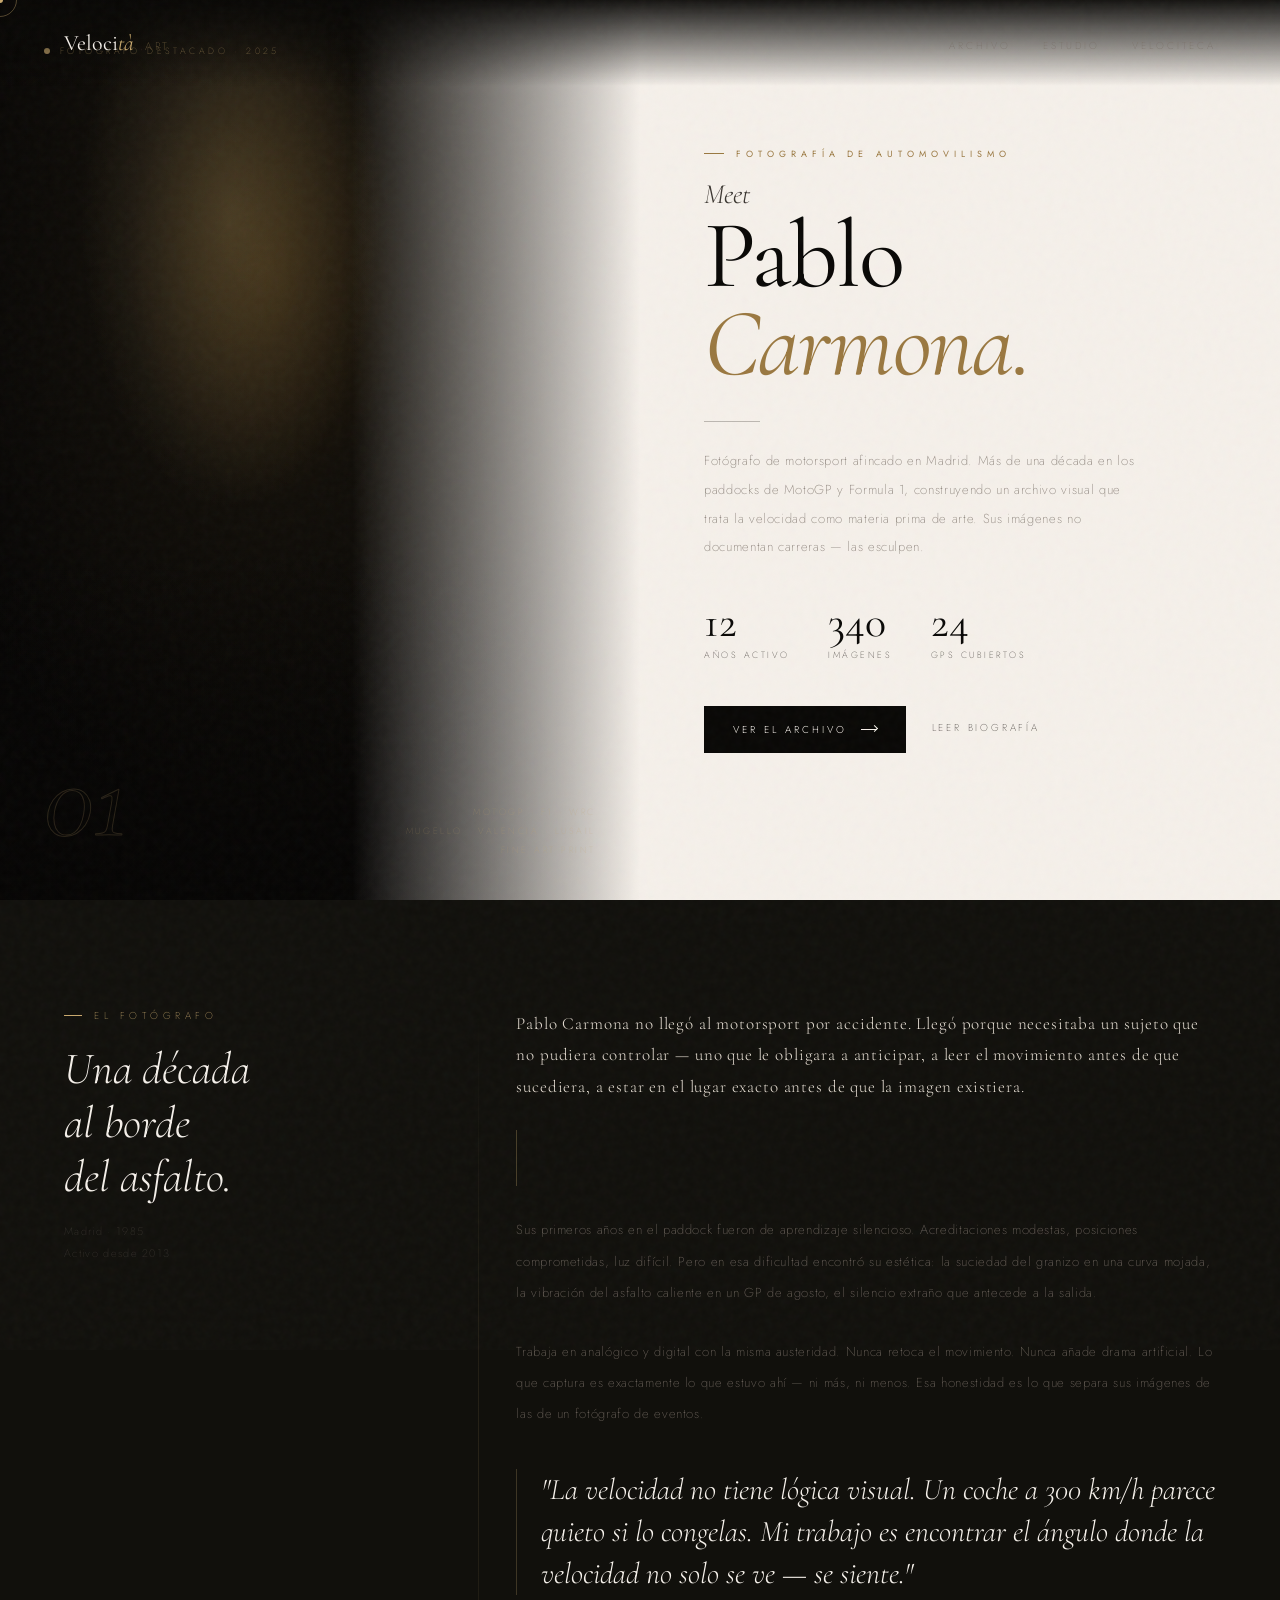
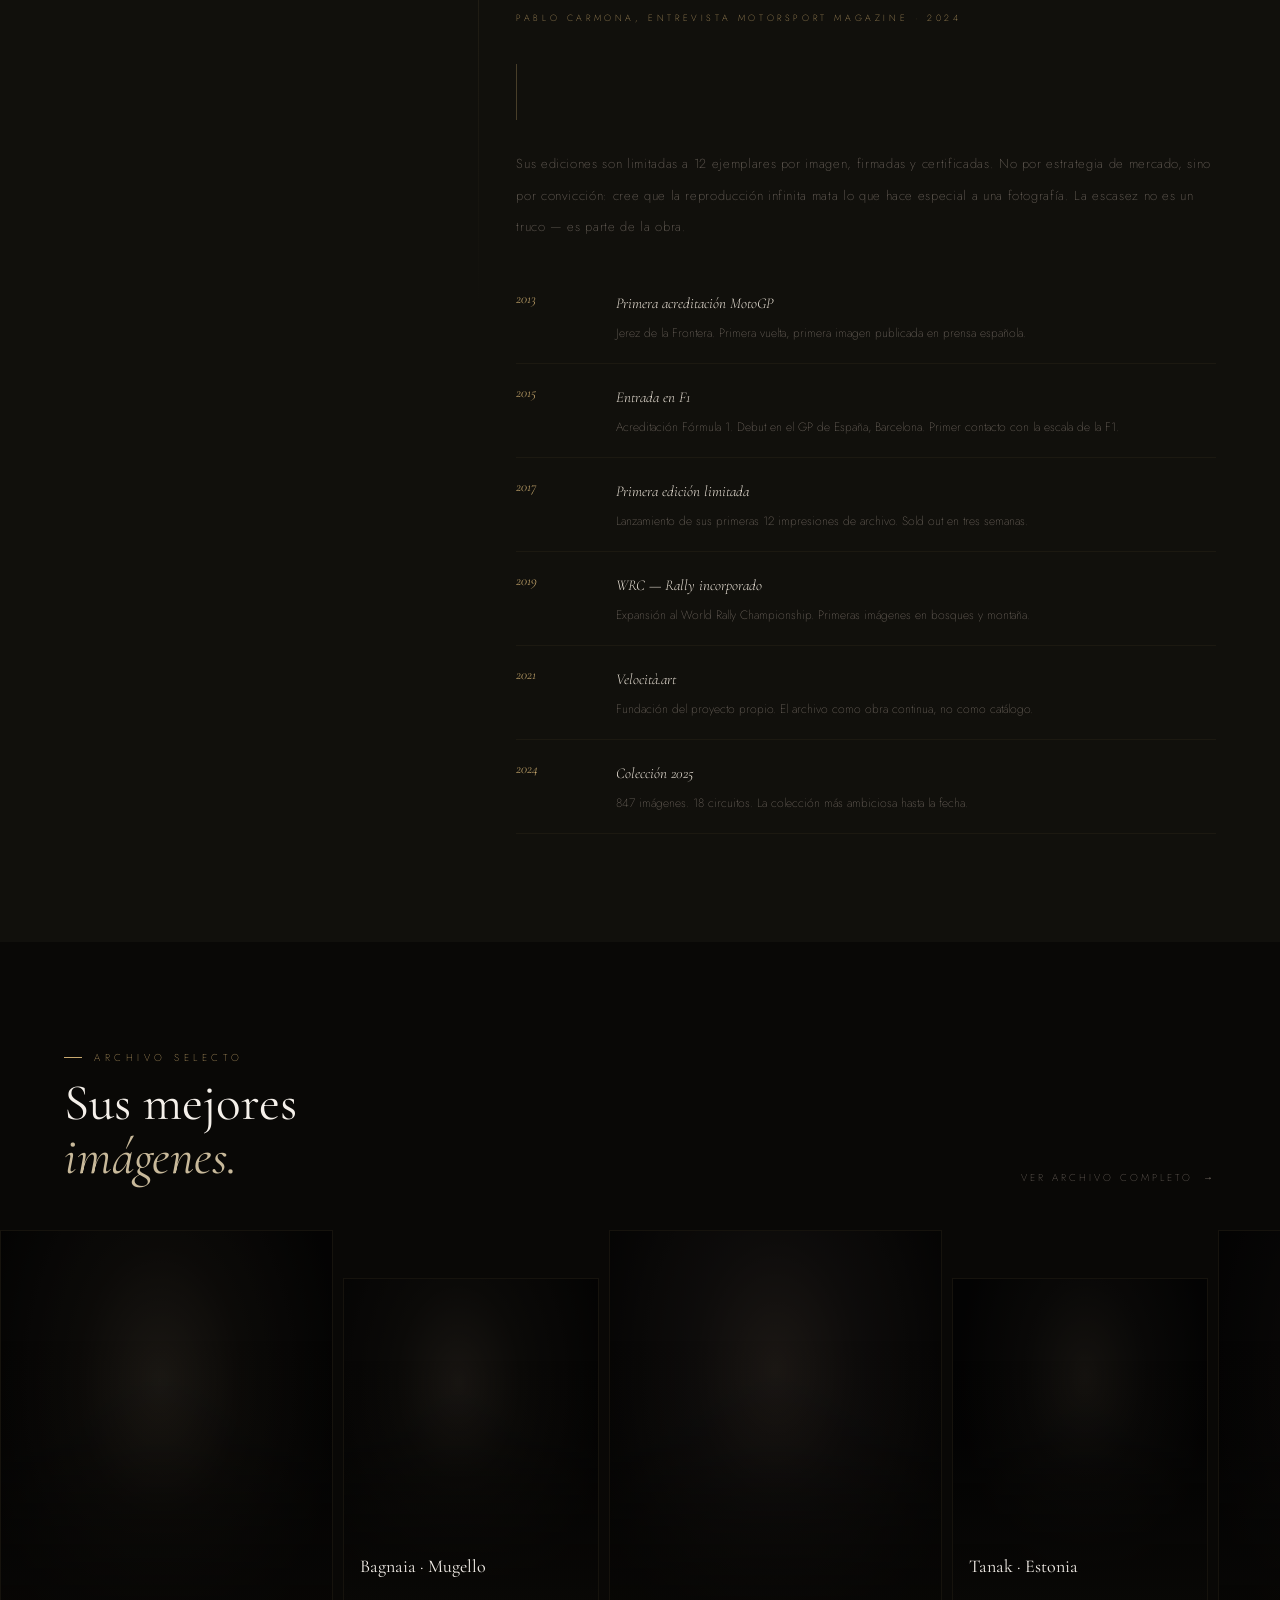
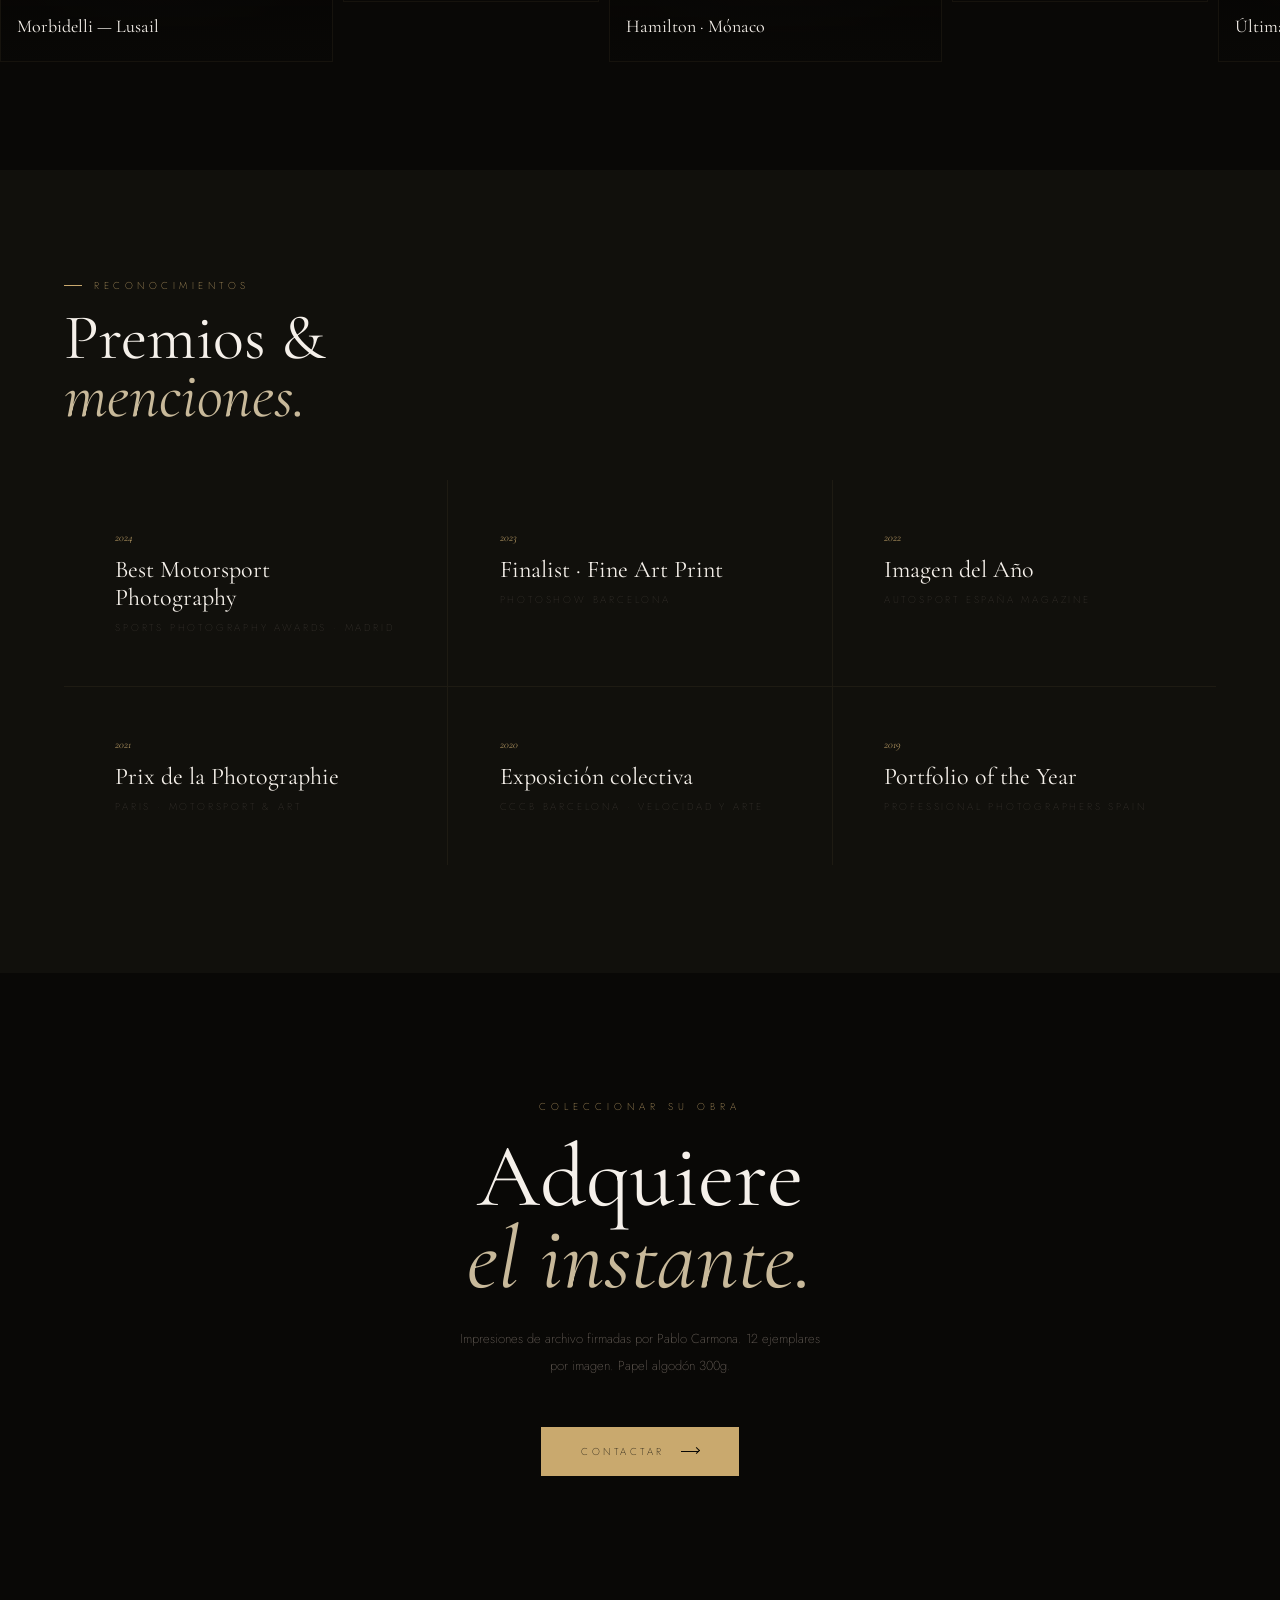
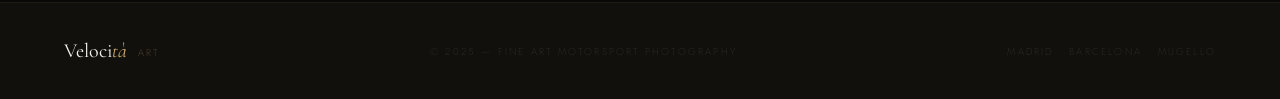
<file: tfg/pablo-carmona (1).html>
<!DOCTYPE html>
<html lang="es">
<head>
<meta charset="UTF-8">
<meta name="viewport" content="width=device-width, initial-scale=1.0">
<title>Pablo Carmona — Fotógrafo · Velocità.art</title>
<link rel="preconnect" href="https://fonts.googleapis.com">
<link href="https://fonts.googleapis.com/css2?family=Cormorant+Garamond:ital,wght@0,300;0,400;0,600;1,300;1,400;1,600&family=Jost:wght@100;200;300;400&display=swap" rel="stylesheet">
<style>
@font-face{font-family:'Recoleta';src:url('https://fonts.cdnfonts.com/s/36003/Recoleta-RegularDEMO.woff') format('woff');font-weight:400;font-style:normal;}
*,*::before,*::after{margin:0;padding:0;box-sizing:border-box;}
:root{
  --bg:#090806;--ink:#11100c;--stone:#3a3530;--ash:#7a7068;
  --sand:#c8b99a;--cream:#e8e0d5;--ivory:#f5f0ea;
  --gold:#c9a96e;--gold-l:#e0c898;--gold-d:#9a7840;
  --serif:'Cormorant Garamond',Georgia,serif;
  --sans:'Jost','Helvetica Neue',sans-serif;
  --rec:'Recoleta','Cormorant Garamond',Georgia,serif;
}
html{font-size:16px;overflow-x:hidden;scroll-behavior:smooth;}
body{background:var(--bg);color:var(--ivory);font-family:var(--sans);font-weight:300;overflow-x:hidden;cursor:none;}
::-webkit-scrollbar{width:2px;}::-webkit-scrollbar-track{background:var(--bg);}::-webkit-scrollbar-thumb{background:var(--gold);}

.grain{position:fixed;inset:-50%;width:200%;height:200%;background-image:url("data:image/svg+xml,%3Csvg viewBox='0 0 256 256' xmlns='http://www.w3.org/2000/svg'%3E%3Cfilter id='n'%3E%3CfeTurbulence type='fractalNoise' baseFrequency='0.9' numOctaves='4' stitchTiles='stitch'/%3E%3C/filter%3E%3Crect width='100%25' height='100%25' filter='url(%23n)' opacity='1'/%3E%3C/svg%3E");opacity:.032;pointer-events:none;z-index:9000;animation:grsh 8s steps(2) infinite;}
@keyframes grsh{0%{transform:translate(0,0)}25%{transform:translate(-2%,-3%)}50%{transform:translate(3%,2%)}75%{transform:translate(-1%,3%)}100%{transform:translate(0,0)}}

#cur{position:fixed;width:6px;height:6px;background:var(--gold);border-radius:50%;pointer-events:none;z-index:9999;transform:translate(-50%,-50%);transition:transform .15s,width .2s;}
#ring{position:fixed;width:34px;height:34px;border:1px solid rgba(201,169,110,.38);border-radius:50%;pointer-events:none;z-index:9998;transform:translate(-50%,-50%);transition:transform .45s cubic-bezier(.16,1,.3,1),width .3s,height .3s;}
body.hov #cur{transform:translate(-50%,-50%) scale(2.5);}
body.hov #ring{width:60px;height:60px;border-color:rgba(201,169,110,.65);}

#pbar{position:fixed;top:0;left:0;z-index:8000;height:1px;width:0%;background:linear-gradient(to right,transparent,var(--gold),var(--gold-l));pointer-events:none;}

nav{position:fixed;top:0;left:0;right:0;z-index:700;padding:clamp(18px,2.5vw,30px) clamp(24px,5vw,80px);display:flex;justify-content:space-between;align-items:center;background:linear-gradient(to bottom,rgba(9,8,6,.95),transparent);}
nav.scrolled{background:rgba(9,8,6,.92);backdrop-filter:blur(12px);}
.nl{font-family:var(--rec);font-weight:400;font-size:clamp(16px,1.8vw,22px);color:var(--ivory);text-decoration:none;}
.nl em{font-style:italic;color:var(--gold);}
.nl span{font-family:var(--sans);font-weight:200;font-size:.5em;letter-spacing:.22em;text-transform:uppercase;color:rgba(201,169,110,.5);margin-left:6px;vertical-align:middle;}
.nlinks{display:flex;gap:clamp(16px,2.5vw,44px);list-style:none;}
.nlinks a{font-family:var(--sans);font-weight:200;font-size:10px;letter-spacing:.3em;text-transform:uppercase;color:var(--ash);text-decoration:none;position:relative;transition:color .3s;}
.nlinks a::after{content:'';position:absolute;bottom:-3px;left:0;width:0;height:1px;background:var(--gold);transition:width .4s;}
.nlinks a:hover{color:var(--ivory);}
.nlinks a:hover::after{width:100%;}

/* ═══════════ HERO PORTRAIT ═══════════ */
.portrait-hero{min-height:100vh;display:grid;grid-template-columns:1fr 1fr;position:relative;overflow:hidden;}
@media(max-width:900px){.portrait-hero{grid-template-columns:1fr;}}

.ph-visual{position:relative;min-height:clamp(500px,70vh,900px);overflow:hidden;}
.ph-bg{position:absolute;inset:0;background:radial-gradient(ellipse 55% 65% at 42% 30%,#2a1e0c 0%,#100d08 40%,#060504 100%);transition:transform 1.6s cubic-bezier(.25,.46,.45,.94);}
.ph-bg::before{content:'';position:absolute;inset:0;background:radial-gradient(ellipse 36% 50% at 36% 24%,rgba(201,169,110,.22) 0%,transparent 65%);mix-blend-mode:screen;}
.ph-bg::after{content:'';position:absolute;inset:0;background:url("data:image/svg+xml,%3Csvg viewBox='0 0 200 200' xmlns='http://www.w3.org/2000/svg'%3E%3Cfilter id='n'%3E%3CfeTurbulence type='fractalNoise' baseFrequency='0.75' numOctaves='4' stitchTiles='stitch'/%3E%3C/filter%3E%3Crect width='100%25' height='100%25' filter='url(%23n)'/%3E%3C/svg%3E");opacity:.06;mix-blend-mode:overlay;}
.portrait-hero:hover .ph-bg{transform:scale(1.04);}
.ph-visual::after{content:'';position:absolute;inset:0;background:linear-gradient(to right,transparent 55%,var(--ivory) 100%),linear-gradient(to top,rgba(6,5,4,.7) 0%,transparent 40%);pointer-events:none;}
@media(max-width:900px){.ph-visual::after{background:linear-gradient(to top,var(--ivory) 0%,transparent 50%);}}

/* Floating badge */
.ph-badge{position:absolute;top:clamp(24px,3.5vw,44px);left:clamp(24px,3.5vw,44px);z-index:4;display:flex;align-items:center;gap:10px;font-family:var(--sans);font-weight:200;font-size:9px;letter-spacing:.38em;text-transform:uppercase;color:var(--gold);opacity:0;transform:translateY(12px);animation:fadeUp .8s .8s ease forwards;}
.ph-badge-dot{width:6px;height:6px;border-radius:50%;background:var(--gold);animation:pulse 2.4s ease-in-out infinite;}
@keyframes pulse{0%,100%{opacity:.5;transform:scale(1)}50%{opacity:1;transform:scale(1.5)}}

.ph-num{position:absolute;bottom:clamp(24px,3.5vw,44px);left:clamp(24px,3.5vw,44px);z-index:4;font-family:var(--serif);font-style:italic;font-weight:300;font-size:clamp(60px,9vw,120px);color:transparent;-webkit-text-stroke:1px rgba(201,169,110,.18);line-height:1;user-select:none;opacity:0;animation:fadeIn 1.2s 1s ease forwards;}

/* Circuits tag cloud */
.ph-circuits{position:absolute;bottom:clamp(24px,3.5vw,44px);right:clamp(24px,3.5vw,44px);z-index:4;display:flex;flex-direction:column;gap:6px;align-items:flex-end;opacity:0;animation:fadeIn .8s 1.2s ease forwards;}
.ph-citem{font-family:var(--sans);font-weight:200;font-size:9px;letter-spacing:.28em;text-transform:uppercase;color:rgba(201,169,110,.35);white-space:nowrap;}

/* Content panel */
.ph-content{background:var(--ivory);color:var(--bg);display:flex;flex-direction:column;justify-content:center;padding:clamp(80px,10vw,140px) clamp(48px,6vw,96px) clamp(80px,10vw,140px) clamp(40px,5vw,80px);position:relative;z-index:2;}

.ph-eyebrow{font-family:var(--sans);font-weight:400;font-size:9px;letter-spacing:.55em;text-transform:uppercase;color:var(--gold-d);margin-bottom:20px;display:flex;align-items:center;gap:12px;opacity:0;transform:translateX(16px);animation:slideIn .7s .6s ease forwards;}
.ph-eyebrow::before{content:'';width:20px;height:1px;background:var(--gold-d);}
.ph-meet{font-family:var(--serif);font-weight:300;font-style:italic;font-size:clamp(18px,2.4vw,28px);color:var(--stone);line-height:1;margin-bottom:4px;opacity:0;transform:translateY(16px);animation:fadeUp .7s .7s ease forwards;}
.ph-name{font-family:var(--rec);font-weight:400;font-size:clamp(48px,7.5vw,108px);line-height:.92;letter-spacing:-.02em;color:var(--bg);margin-bottom:clamp(20px,2.5vw,36px);opacity:0;transform:translateY(28px);animation:fadeUp .9s .8s cubic-bezier(.22,1,.36,1) forwards;}
.ph-name em{font-style:italic;color:var(--gold-d);display:block;}
.ph-rule{width:0;height:1px;background:var(--stone);opacity:.3;margin-bottom:clamp(16px,2vw,28px);animation:growW 1s 1s ease forwards;}
@keyframes growW{to{width:56px;}}
.ph-bio{font-family:var(--sans);font-weight:200;font-size:13px;letter-spacing:.05em;line-height:2.2;color:var(--ash);max-width:440px;margin-bottom:clamp(24px,3vw,40px);opacity:0;transform:translateY(18px);animation:fadeUp .8s 1.1s ease forwards;}
.ph-stats{display:flex;gap:clamp(18px,3vw,40px);margin-bottom:clamp(28px,3.5vw,48px);opacity:0;transform:translateY(14px);animation:fadeUp .7s 1.2s ease forwards;}
.ph-stat-n{font-family:var(--rec);font-weight:400;font-size:clamp(26px,3.5vw,44px);color:var(--bg);line-height:1;}
.ph-stat-l{font-family:var(--sans);font-weight:200;font-size:9px;letter-spacing:.28em;text-transform:uppercase;color:var(--stone);margin-top:4px;}
.ph-ctas{display:flex;align-items:center;gap:clamp(14px,2vw,28px);flex-wrap:wrap;opacity:0;transform:translateY(14px);animation:fadeUp .7s 1.35s ease forwards;}

.ph-cta-primary{display:inline-flex;align-items:center;gap:14px;font-family:var(--sans);font-weight:300;font-size:10px;letter-spacing:.3em;text-transform:uppercase;color:var(--ivory);background:var(--bg);padding:15px 28px;text-decoration:none;border:1px solid var(--bg);transition:gap .4s cubic-bezier(.22,1,.36,1),background .35s;position:relative;overflow:hidden;cursor:none;}
.ph-cta-primary::before{content:'';position:absolute;inset:0;background:var(--gold-d);transform:translateX(-101%);transition:transform .5s cubic-bezier(.76,0,.24,1);}
.ph-cta-primary:hover{gap:22px;}
.ph-cta-primary:hover::before{transform:translateX(0);}
.ph-cta-primary span{position:relative;z-index:1;}
.ph-arr{width:16px;height:1px;background:currentColor;position:relative;flex-shrink:0;transition:width .4s;}
.ph-arr::after{content:'';position:absolute;right:0;top:-3px;width:5px;height:5px;border-right:1px solid currentColor;border-bottom:1px solid currentColor;transform:rotate(-45deg);}
.ph-cta-primary:hover .ph-arr{width:24px;}
.ph-cta-secondary{font-family:var(--sans);font-weight:200;font-size:10px;letter-spacing:.28em;text-transform:uppercase;color:var(--stone);text-decoration:none;position:relative;padding-bottom:3px;transition:color .3s;cursor:none;}
.ph-cta-secondary::after{content:'';position:absolute;bottom:0;left:0;width:0;height:1px;background:var(--stone);transition:width .4s;}
.ph-cta-secondary:hover{color:var(--bg);}
.ph-cta-secondary:hover::after{width:100%;}

@keyframes fadeUp{from{opacity:0;transform:translateY(28px)}to{opacity:1;transform:none}}
@keyframes fadeIn{from{opacity:0}to{opacity:1}}
@keyframes slideIn{from{opacity:0;transform:translateX(16px)}to{opacity:1;transform:none}}

/* ═══════════ BIO SECTION ═══════════ */
#bio{padding:clamp(80px,12vh,160px) clamp(24px,5vw,80px);background:var(--ink);display:grid;grid-template-columns:1fr 2fr;gap:clamp(40px,8vw,140px);align-items:start;}
@media(max-width:768px){#bio{grid-template-columns:1fr;}}
#bio::before{content:'';display:block;position:absolute;left:calc(33.33% + clamp(20px,4vw,70px));width:1px;height:0;background:linear-gradient(to bottom,transparent,rgba(201,169,110,.12),transparent);transition:height 2s ease;}
#bio.drawn::before{height:100%;}
.bio-sticky{position:sticky;top:90px;}
.bio-eyebrow{font-family:var(--sans);font-weight:200;font-size:10px;letter-spacing:.45em;text-transform:uppercase;color:var(--gold);margin-bottom:20px;display:flex;align-items:center;gap:12px;}
.bio-eyebrow::before{content:'';width:18px;height:1px;background:var(--gold);}
.bio-title{font-family:var(--serif);font-style:italic;font-weight:300;font-size:clamp(28px,3.5vw,48px);color:var(--ivory);line-height:1.2;margin-bottom:16px;}
.bio-sub{font-family:var(--sans);font-weight:200;font-size:11px;letter-spacing:.12em;line-height:2;color:var(--stone);}
.bio-p{font-family:var(--sans);font-weight:200;font-size:13px;line-height:2.4;color:var(--ash);margin-bottom:28px;letter-spacing:.05em;opacity:0;transform:translateY(22px);}
.bio-p:first-child{font-family:var(--serif);font-size:17px;color:var(--cream);line-height:1.85;}
.bio-sep{width:1px;height:0;background:var(--gold);opacity:.3;margin:28px 0;transition:height .9s;}
.bio-sep.drawn{height:56px;}
.bio-quote{font-family:var(--serif);font-style:italic;font-weight:300;font-size:clamp(18px,2.5vw,30px);color:var(--ivory);line-height:1.4;margin:40px 0 16px;border-left:1px solid rgba(201,169,110,.25);padding-left:24px;}
.bio-cite{font-family:var(--sans);font-weight:200;font-size:9px;letter-spacing:.4em;text-transform:uppercase;color:var(--gold);}

/* Timeline */
.timeline{margin-top:20px;display:flex;flex-direction:column;gap:0;}
.tl-item{display:grid;grid-template-columns:80px 1fr;gap:20px;padding:18px 0;border-bottom:1px solid rgba(201,169,110,.06);opacity:0;transform:translateX(16px);}
.tl-item.visible{animation:slideRev .6s cubic-bezier(.22,1,.36,1) forwards;}
@keyframes slideRev{to{opacity:1;transform:none;}}
.tl-year{font-family:var(--serif);font-style:italic;font-weight:300;font-size:14px;color:var(--gold);padding-top:2px;flex-shrink:0;}
.tl-text{font-family:var(--sans);font-weight:200;font-size:12px;line-height:2;color:var(--ash);}
.tl-event{font-family:var(--serif);font-style:italic;font-weight:300;font-size:15px;color:var(--cream);margin-bottom:3px;}

/* ═══════════ GALLERY PREVIEW ═══════════ */
#galeria{padding:clamp(80px,12vh,140px) 0;background:var(--bg);overflow:hidden;}
.gal-header{padding:0 clamp(24px,5vw,80px) clamp(36px,5vh,56px);display:flex;justify-content:space-between;align-items:flex-end;flex-wrap:wrap;gap:16px;}
.gal-eyebrow{font-family:var(--sans);font-weight:200;font-size:10px;letter-spacing:.45em;text-transform:uppercase;color:var(--gold);margin-bottom:12px;display:flex;align-items:center;gap:12px;}
.gal-eyebrow::before{content:'';width:18px;height:1px;background:var(--gold);}
.gal-title{font-family:var(--rec);font-weight:400;font-size:clamp(28px,4vw,56px);color:var(--ivory);line-height:1.05;}
.gal-title em{font-style:italic;color:var(--sand);}
.gal-all{font-family:var(--sans);font-weight:200;font-size:10px;letter-spacing:.3em;text-transform:uppercase;color:var(--ash);text-decoration:none;display:flex;align-items:center;gap:10px;transition:color .3s;cursor:none;}
.gal-all::after{content:'→';transition:margin-left .3s;}
.gal-all:hover{color:var(--gold);}
.gal-all:hover::after{margin-left:6px;}

/* Horizontal scroll gallery */
.gal-track{display:flex;gap:10px;padding:0 clamp(24px,5vw,80px);overflow-x:auto;scroll-snap-type:x mandatory;scrollbar-width:none;cursor:grab;}
.gal-track::-webkit-scrollbar{display:none;}
.gal-track:active{cursor:grabbing;}
.gal-card{flex-shrink:0;scroll-snap-align:start;position:relative;overflow:hidden;border:1px solid rgba(201,169,110,.07);transition:border-color .4s;cursor:none;}
.gal-card:hover{border-color:rgba(201,169,110,.3);}
.gal-card:nth-child(odd){width:clamp(260px,26vw,380px);height:clamp(340px,48vh,540px);}
.gal-card:nth-child(even){width:clamp(200px,20vw,300px);height:clamp(240px,36vh,420px);margin-top:48px;}
.gal-card-bg{position:absolute;inset:0;transition:transform 1.2s cubic-bezier(.25,.46,.45,.94),filter .7s;filter:saturate(.35) brightness(.55);}
.gal-card:hover .gal-card-bg{transform:scale(1.07);filter:saturate(.75) brightness(.7);}
.gal-card::after{content:'';position:absolute;inset:0;background:linear-gradient(to top,rgba(9,8,6,.98) 0%,rgba(9,8,6,.1) 50%,transparent 75%);z-index:1;}
.gal-card-info{position:absolute;bottom:16px;left:16px;right:16px;z-index:2;}
.gal-card-name{font-family:var(--rec);font-weight:400;font-size:clamp(13px,1.5vw,18px);color:var(--ivory);margin-bottom:4px;transform:translateY(8px);transition:transform .4s cubic-bezier(.22,1,.36,1);}
.gal-card:hover .gal-card-name{transform:none;}
.gal-card-loc{font-family:var(--sans);font-weight:200;font-size:8px;letter-spacing:.22em;text-transform:uppercase;color:var(--gold);opacity:0;transform:translateY(6px);transition:opacity .35s .06s,transform .35s .06s;}
.gal-card:hover .gal-card-loc{opacity:1;transform:none;}

/* ═══════════ AWARDS / MENTIONS ═══════════ */
#reconocimientos{padding:clamp(80px,12vh,140px) clamp(24px,5vw,80px);background:var(--ink);position:relative;}
.rec-eyebrow{font-family:var(--sans);font-weight:200;font-size:10px;letter-spacing:.45em;text-transform:uppercase;color:var(--gold);margin-bottom:16px;display:flex;align-items:center;gap:12px;}
.rec-eyebrow::before{content:'';width:18px;height:1px;background:var(--gold);}
.rec-title{font-family:var(--rec);font-weight:400;font-size:clamp(32px,5vw,72px);color:var(--ivory);line-height:.92;margin-bottom:clamp(48px,6vh,80px);}
.rec-title em{font-style:italic;color:var(--sand);}
.rec-grid{display:grid;grid-template-columns:repeat(3,1fr);gap:1px;background:rgba(201,169,110,.07);}
@media(max-width:700px){.rec-grid{grid-template-columns:1fr;}}
.rec-item{background:var(--ink);padding:clamp(28px,4vw,52px);opacity:0;transform:translateY(18px);}
.rec-item.visible{animation:fadeUp .7s cubic-bezier(.22,1,.36,1) forwards;}
.rec-year{font-family:var(--serif);font-style:italic;font-weight:300;font-size:11px;color:var(--gold);margin-bottom:12px;}
.rec-award{font-family:var(--rec);font-weight:400;font-size:clamp(16px,2vw,24px);color:var(--ivory);margin-bottom:8px;line-height:1.15;}
.rec-org{font-family:var(--sans);font-weight:200;font-size:10px;letter-spacing:.28em;text-transform:uppercase;color:var(--stone);}

/* ═══════════ CTA ═══════════ */
#contact{padding:clamp(100px,14vh,180px) clamp(24px,5vw,80px);background:var(--bg);text-align:center;position:relative;overflow:hidden;}
.ct-ring{position:absolute;top:50%;left:50%;border-radius:50%;border:1px solid rgba(201,169,110,.07);transform:translate(-50%,-50%);animation:ctaRing var(--rd) var(--rdel) ease-out infinite;}
@keyframes ctaRing{0%{width:60px;height:60px;opacity:.7}100%{width:900px;height:900px;opacity:0}}
.ct-eyebrow{font-family:var(--sans);font-weight:200;font-size:10px;letter-spacing:.5em;text-transform:uppercase;color:var(--gold);margin-bottom:22px;}
.ct-title{font-family:var(--rec);font-weight:400;font-size:clamp(36px,7vw,110px);color:var(--ivory);line-height:.92;margin-bottom:24px;}
.ct-title em{font-style:italic;color:var(--sand);display:block;}
.ct-sub{font-family:var(--sans);font-weight:200;font-size:13px;line-height:2.1;color:var(--ash);max-width:380px;margin:0 auto 48px;}
.ct-btn{display:inline-flex;align-items:center;gap:16px;font-family:var(--sans);font-weight:200;font-size:10px;letter-spacing:.35em;text-transform:uppercase;color:var(--bg);background:var(--gold);padding:17px 40px;text-decoration:none;cursor:none;transition:background .35s,gap .45s cubic-bezier(.22,1,.36,1);}
.ct-btn:hover{background:var(--gold-l);gap:26px;}
.ct-arr{width:18px;height:1px;background:var(--bg);position:relative;flex-shrink:0;transition:width .4s;}
.ct-arr::after{content:'';position:absolute;right:0;top:-3px;width:5px;height:5px;border-right:1px solid var(--bg);border-bottom:1px solid var(--bg);transform:rotate(-45deg);}
.ct-btn:hover .ct-arr{width:28px;}

/* FOOTER */
footer{padding:clamp(32px,4vh,52px) clamp(24px,5vw,80px);background:var(--ink);border-top:1px solid rgba(201,169,110,.07);display:flex;justify-content:space-between;align-items:center;flex-wrap:wrap;gap:14px;}
.ftb{font-family:var(--rec);font-weight:400;font-size:clamp(15px,1.8vw,20px);color:var(--ivory);}
.ftb em{font-style:italic;color:var(--gold);}
.ftb span{font-family:var(--sans);font-weight:200;font-size:.48em;letter-spacing:.22em;text-transform:uppercase;color:rgba(201,169,110,.5);margin-left:6px;vertical-align:middle;}
.ftc{font-family:var(--sans);font-weight:200;font-size:10px;letter-spacing:.22em;text-transform:uppercase;color:var(--stone);}

/* Background gradients */
.gb1{background:radial-gradient(ellipse 55% 70% at 48% 35%,#3a2a14 0%,#1a1208 45%,#080604 100%);}
.gb2{background:radial-gradient(ellipse 50% 65% at 52% 30%,#2e2010 0%,#14100a 45%,#070504 100%);}
.gb3{background:radial-gradient(ellipse 60% 75% at 45% 32%,#352515 0%,#181208 40%,#080604 100%);}
.gb4{background:radial-gradient(ellipse 50% 68% at 50% 28%,#2a1c0e 0%,#12100a 48%,#060504 100%);}
.gb5{background:radial-gradient(ellipse 58% 72% at 50% 32%,#3d2818 0%,#1e1510 42%,#0a0704 100%);}
.gb6{background:radial-gradient(ellipse 52% 70% at 47% 34%,#311e0e 0%,#150e08 44%,#070504 100%);}
</style>
</head>
<body>

<div class="grain"></div>
<div id="cur"></div>
<div id="ring"></div>
<div id="pbar"></div>

<nav id="nav">
  <a href="index.html" class="nl">Veloci<em>tà</em><span>.art</span></a>
  <ul class="nlinks">
    <li><a href="index.html#after">Archivo</a></li>
    <li><a href="index.html#mf">Estudio</a></li>
    <li><a href="velocita-teca.html">Velociteca</a></li>
    <!-- <li><a href="velocita-partners.html">Partners</a></li> -->
  </ul>
</nav>

<!-- PORTRAIT HERO -->
<section class="portrait-hero">
  <div class="ph-visual">
    <div class="ph-bg"></div>
    <div class="ph-badge" id="phBadge"><div class="ph-badge-dot"></div>Fotógrafo destacado · 2025</div>
    <div class="ph-num">01</div>
    <div class="ph-circuits">
      <div class="ph-citem">MotoGP · F1 · WRC</div>
      <div class="ph-citem">Mugello · Valencia · Lusail</div>
      <div class="ph-citem">Fine Art Print</div>
    </div>
  </div>
  <div class="ph-content">
    <div class="ph-eyebrow">Fotografía de Automovilismo</div>
    <div class="ph-meet">Meet</div>
    <h1 class="ph-name">Pablo<em>Carmona.</em></h1>
    <div class="ph-rule"></div>
    <p class="ph-bio">Fotógrafo de motorsport afincado en Madrid. Más de una década en los paddocks de MotoGP y Formula 1, construyendo un archivo visual que trata la velocidad como materia prima de arte. Sus imágenes no documentan carreras — las esculpen.</p>
    <div class="ph-stats">
      <div><div class="ph-stat-n" data-target="12">0</div><div class="ph-stat-l">Años activo</div></div>
      <div><div class="ph-stat-n" data-target="340">0</div><div class="ph-stat-l">Imágenes</div></div>
      <div><div class="ph-stat-n" data-target="24">0</div><div class="ph-stat-l">GPs cubiertos</div></div>
    </div>
    <div class="ph-ctas">
      <a href="velocita-teca.html" class="ph-cta-primary"><span>Ver el archivo</span><span class="ph-arr"></span></a>
      <a href="#bio" class="ph-cta-secondary">Leer biografía</a>
    </div>
  </div>
</section>

<!-- BIO -->
<section id="bio">
  <div class="bio-sticky">
    <div class="bio-eyebrow">El fotógrafo</div>
    <h2 class="bio-title">Una década<br>al borde<br>del asfalto.</h2>
    <div class="bio-sub">Madrid · 1985<br>Activo desde 2013</div>
  </div>
  <div>
    <p class="bio-p" id="bp1">Pablo Carmona no llegó al motorsport por accidente. Llegó porque necesitaba un sujeto que no pudiera controlar — uno que le obligara a anticipar, a leer el movimiento antes de que sucediera, a estar en el lugar exacto antes de que la imagen existiera.</p>
    <div class="bio-sep" id="bsep1"></div>
    <p class="bio-p" id="bp2">Sus primeros años en el paddock fueron de aprendizaje silencioso. Acreditaciones modestas, posiciones comprometidas, luz difícil. Pero en esa dificultad encontró su estética: la suciedad del granizo en una curva mojada, la vibración del asfalto caliente en un GP de agosto, el silencio extraño que antecede a la salida.</p>
    <p class="bio-p" id="bp3">Trabaja en analógico y digital con la misma austeridad. Nunca retoca el movimiento. Nunca añade drama artificial. Lo que captura es exactamente lo que estuvo ahí — ni más, ni menos. Esa honestidad es lo que separa sus imágenes de las de un fotógrafo de eventos.</p>
    <div class="bio-quote">"La velocidad no tiene lógica visual. Un coche a 300 km/h parece quieto si lo congelas. Mi trabajo es encontrar el ángulo donde la velocidad no solo se ve — se siente."</div>
    <div class="bio-cite">Pablo Carmona, entrevista Motorsport Magazine · 2024</div>
    <div class="bio-sep" id="bsep2" style="margin-top:40px;"></div>
    <p class="bio-p" id="bp4">Sus ediciones son limitadas a 12 ejemplares por imagen, firmadas y certificadas. No por estrategia de mercado, sino por convicción: cree que la reproducción infinita mata lo que hace especial a una fotografía. La escasez no es un truco — es parte de la obra.</p>

    <!-- Timeline -->
    <div class="timeline" id="timeline">
      <div class="tl-item" data-delay="0">
        <div class="tl-year">2013</div>
        <div class="tl-text"><div class="tl-event">Primera acreditación MotoGP</div>Jerez de la Frontera. Primera vuelta, primera imagen publicada en prensa española.</div>
      </div>
      <div class="tl-item" data-delay="100">
        <div class="tl-year">2015</div>
        <div class="tl-text"><div class="tl-event">Entrada en F1</div>Acreditación Fórmula 1. Debut en el GP de España, Barcelona. Primer contacto con la escala de la F1.</div>
      </div>
      <div class="tl-item" data-delay="200">
        <div class="tl-year">2017</div>
        <div class="tl-text"><div class="tl-event">Primera edición limitada</div>Lanzamiento de sus primeras 12 impresiones de archivo. Sold out en tres semanas.</div>
      </div>
      <div class="tl-item" data-delay="300">
        <div class="tl-year">2019</div>
        <div class="tl-text"><div class="tl-event">WRC — Rally incorporado</div>Expansión al World Rally Championship. Primeras imágenes en bosques y montaña.</div>
      </div>
      <div class="tl-item" data-delay="400">
        <div class="tl-year">2021</div>
        <div class="tl-text"><div class="tl-event">Velocità.art</div>Fundación del proyecto propio. El archivo como obra continua, no como catálogo.</div>
      </div>
      <div class="tl-item" data-delay="500">
        <div class="tl-year">2024</div>
        <div class="tl-text"><div class="tl-event">Colección 2025</div>847 imágenes. 18 circuitos. La colección más ambiciosa hasta la fecha.</div>
      </div>
    </div>
  </div>
</section>

<!-- GALLERY PREVIEW -->
<section id="galeria">
  <div class="gal-header">
    <div>
      <div class="gal-eyebrow">Archivo selecto</div>
      <h2 class="gal-title">Sus mejores<br><em>imágenes.</em></h2>
    </div>
    <a href="velocita-teca.html" class="gal-all">Ver archivo completo</a>
  </div>
  <div class="gal-track" id="galTrack"></div>
</section>

<!-- RECONOCIMIENTOS -->
<section id="reconocimientos">
  <div class="rec-eyebrow">Reconocimientos</div>
  <h2 class="rec-title">Premios &<br><em>menciones.</em></h2>
  <div class="rec-grid" id="recGrid">
    <div class="rec-item" data-delay="0"><div class="rec-year">2024</div><div class="rec-award">Best Motorsport Photography</div><div class="rec-org">Sports Photography Awards · Madrid</div></div>
    <div class="rec-item" data-delay="100"><div class="rec-year">2023</div><div class="rec-award">Finalist · Fine Art Print</div><div class="rec-org">Photoshow Barcelona</div></div>
    <div class="rec-item" data-delay="200"><div class="rec-year">2022</div><div class="rec-award">Imagen del Año</div><div class="rec-org">Autosport España Magazine</div></div>
    <div class="rec-item" data-delay="0"><div class="rec-year">2021</div><div class="rec-award">Prix de la Photographie</div><div class="rec-org">Paris · Motorsport & Art</div></div>
    <div class="rec-item" data-delay="100"><div class="rec-year">2020</div><div class="rec-award">Exposición colectiva</div><div class="rec-org">CCCB Barcelona · Velocidad y Arte</div></div>
    <div class="rec-item" data-delay="200"><div class="rec-year">2019</div><div class="rec-award">Portfolio of the Year</div><div class="rec-org">Professional Photographers Spain</div></div>
  </div>
</section>

<!-- CONTACT CTA -->
<section id="contact">
  <div class="ct-ring" style="--rd:5s;--rdel:0s;"></div>
  <div class="ct-ring" style="--rd:7s;--rdel:1.5s;"></div>
  <div class="ct-ring" style="--rd:9s;--rdel:3s;"></div>
  <div class="ct-eyebrow">Coleccionar su obra</div>
  <h2 class="ct-title">Adquiere<br><em>el instante.</em></h2>
  <p class="ct-sub">Impresiones de archivo firmadas por Pablo Carmona. 12 ejemplares por imagen. Papel algodón 300g.</p>
  <a href="mailto:hola@velocita.art?subject=Consulta Pablo Carmona" class="ct-btn">Contactar <span class="ct-arr"></span></a>
</section>

<footer>
  <div class="ftb">Veloci<em>tà</em><span>.art</span></div>
  <div class="ftc">© 2025 — Fine Art Motorsport Photography</div>
  <div class="ftc">Madrid · Barcelona · Mugello</div>
</footer>

<script>
/* ── CURSOR ── */
const ce=document.getElementById('cur'),re=document.getElementById('ring');
let mx=0,my=0,rx=0,ry=0;
document.addEventListener('mousemove',e=>{mx=e.clientX;my=e.clientY;ce.style.left=mx+'px';ce.style.top=my+'px';});
(function lR(){rx+=(mx-rx)*.1;ry+=(my-ry)*.1;re.style.left=rx+'px';re.style.top=ry+'px';requestAnimationFrame(lR);})();
document.querySelectorAll('a,button').forEach(el=>{el.addEventListener('mouseenter',()=>document.body.classList.add('hov'));el.addEventListener('mouseleave',()=>document.body.classList.remove('hov'));});

/* ── SCROLL ── */
window.addEventListener('scroll',()=>{
  const p=window.scrollY/(document.body.scrollHeight-window.innerHeight);
  document.getElementById('pbar').style.width=(p*100)+'%';
  document.getElementById('nav').classList.toggle('scrolled',window.scrollY>60);
},{passive:true});

/* ── COUNTER ANIMATION ── */
function animateCount(el, target){
  let start=0; const dur=1600; const t0=performance.now();
  function step(ts){
    const prog=Math.min((ts-t0)/dur,1);
    const ease=1-Math.pow(1-prog,3);
    el.textContent=Math.round(ease*target);
    if(prog<1)requestAnimationFrame(step);
  }
  requestAnimationFrame(step);
}
const statObs=new IntersectionObserver(entries=>{
  entries.forEach(e=>{
    if(e.isIntersecting){
      document.querySelectorAll('[data-target]').forEach(el=>animateCount(el,+el.dataset.target));
      statObs.disconnect();
    }
  });
},{threshold:.3});
const statsEl=document.querySelector('.ph-stats');
if(statsEl)statObs.observe(statsEl);

/* ── BIO REVEAL ── */
const bioObs=new IntersectionObserver(entries=>{
  entries.forEach(e=>{
    if(e.isIntersecting){
      e.target.style.animation='fadeUp .8s cubic-bezier(.22,1,.36,1) forwards';
      bioObs.unobserve(e.target);
    }
  });
},{threshold:.1});
['bp1','bp2','bp3','bp4'].forEach((id,i)=>{
  const el=document.getElementById(id);
  if(el){el.style.animationDelay=(i*120)+'ms';bioObs.observe(el);}
});
['bsep1','bsep2'].forEach(id=>{
  const el=document.getElementById(id);
  if(!el)return;
  new IntersectionObserver((en,obs)=>{en.forEach(e=>{if(e.isIntersecting){e.target.classList.add('drawn');obs.disconnect();}});},{threshold:.3}).observe(el);
});
new IntersectionObserver((en,obs)=>{en.forEach(e=>{if(e.isIntersecting){document.getElementById('bio').classList.add('drawn');obs.disconnect();}});},{threshold:.05}).observe(document.getElementById('bio'));

/* ── TIMELINE REVEAL ── */
const tlObs=new IntersectionObserver(entries=>{
  entries.forEach(e=>{
    if(e.isIntersecting){
      e.target.style.animationDelay=(e.target.dataset.delay||0)+'ms';
      e.target.classList.add('visible');
      tlObs.unobserve(e.target);
    }
  });
},{threshold:.1});
document.querySelectorAll('.tl-item').forEach(el=>tlObs.observe(el));

/* ── GALLERY TRACK ── */
const PREVIEW=[
  {title:'Morbidelli — Lusail',loc:'Qatar · 2024',bg:'gb1'},
  {title:'Bagnaia · Mugello',loc:'Italia · 2024',bg:'gb3'},
  {title:'Hamilton · Mónaco',loc:'Mónaco · 2023',bg:'gb5'},
  {title:'Tanak · Estonia',loc:'Estonia · 2024',bg:'gb2'},
  {title:'Última curva · Valencia',loc:'Valencia · 2023',bg:'gb6'},
  {title:'Verstappen · Spa',loc:'Bélgica · 2023',bg:'gb4'},
  {title:'Night race · Singapur',loc:'Singapur · 2023',bg:'gb1'},
  {title:'Ogier · Monte Carlo',loc:'Monte Carlo · 2024',bg:'gb3'},
];
const track=document.getElementById('galTrack');
PREVIEW.forEach(p=>{
  const d=document.createElement('div');
  d.className='gal-card';
  d.innerHTML=`<div class="gal-card-bg ${p.bg}"></div><div class="gal-card-info"><div class="gal-card-name">${p.title}</div><div class="gal-card-loc">${p.loc}</div></div>`;
  d.addEventListener('click',()=>{window.location.href='velocita-teca.html';});
  d.addEventListener('mouseenter',()=>document.body.classList.add('hov'));
  d.addEventListener('mouseleave',()=>document.body.classList.remove('hov'));
  track.appendChild(d);
});
// Drag
let drag=false,sx,sl;
track.addEventListener('mousedown',e=>{drag=true;sx=e.pageX-track.offsetLeft;sl=track.scrollLeft;});
track.addEventListener('mouseleave',()=>drag=false);
track.addEventListener('mouseup',()=>drag=false);
track.addEventListener('mousemove',e=>{if(!drag)return;e.preventDefault();track.scrollLeft=sl-(e.pageX-track.offsetLeft-sx)*1.5;});

/* ── AWARDS REVEAL ── */
const recObs=new IntersectionObserver(entries=>{
  entries.forEach(e=>{
    if(e.isIntersecting){
      e.target.style.animationDelay=(e.target.dataset.delay||0)+'ms';
      e.target.classList.add('visible');
      recObs.unobserve(e.target);
    }
  });
},{threshold:.1});
document.querySelectorAll('.rec-item').forEach(el=>recObs.observe(el));
</script>
</body>
</html>
</file>
